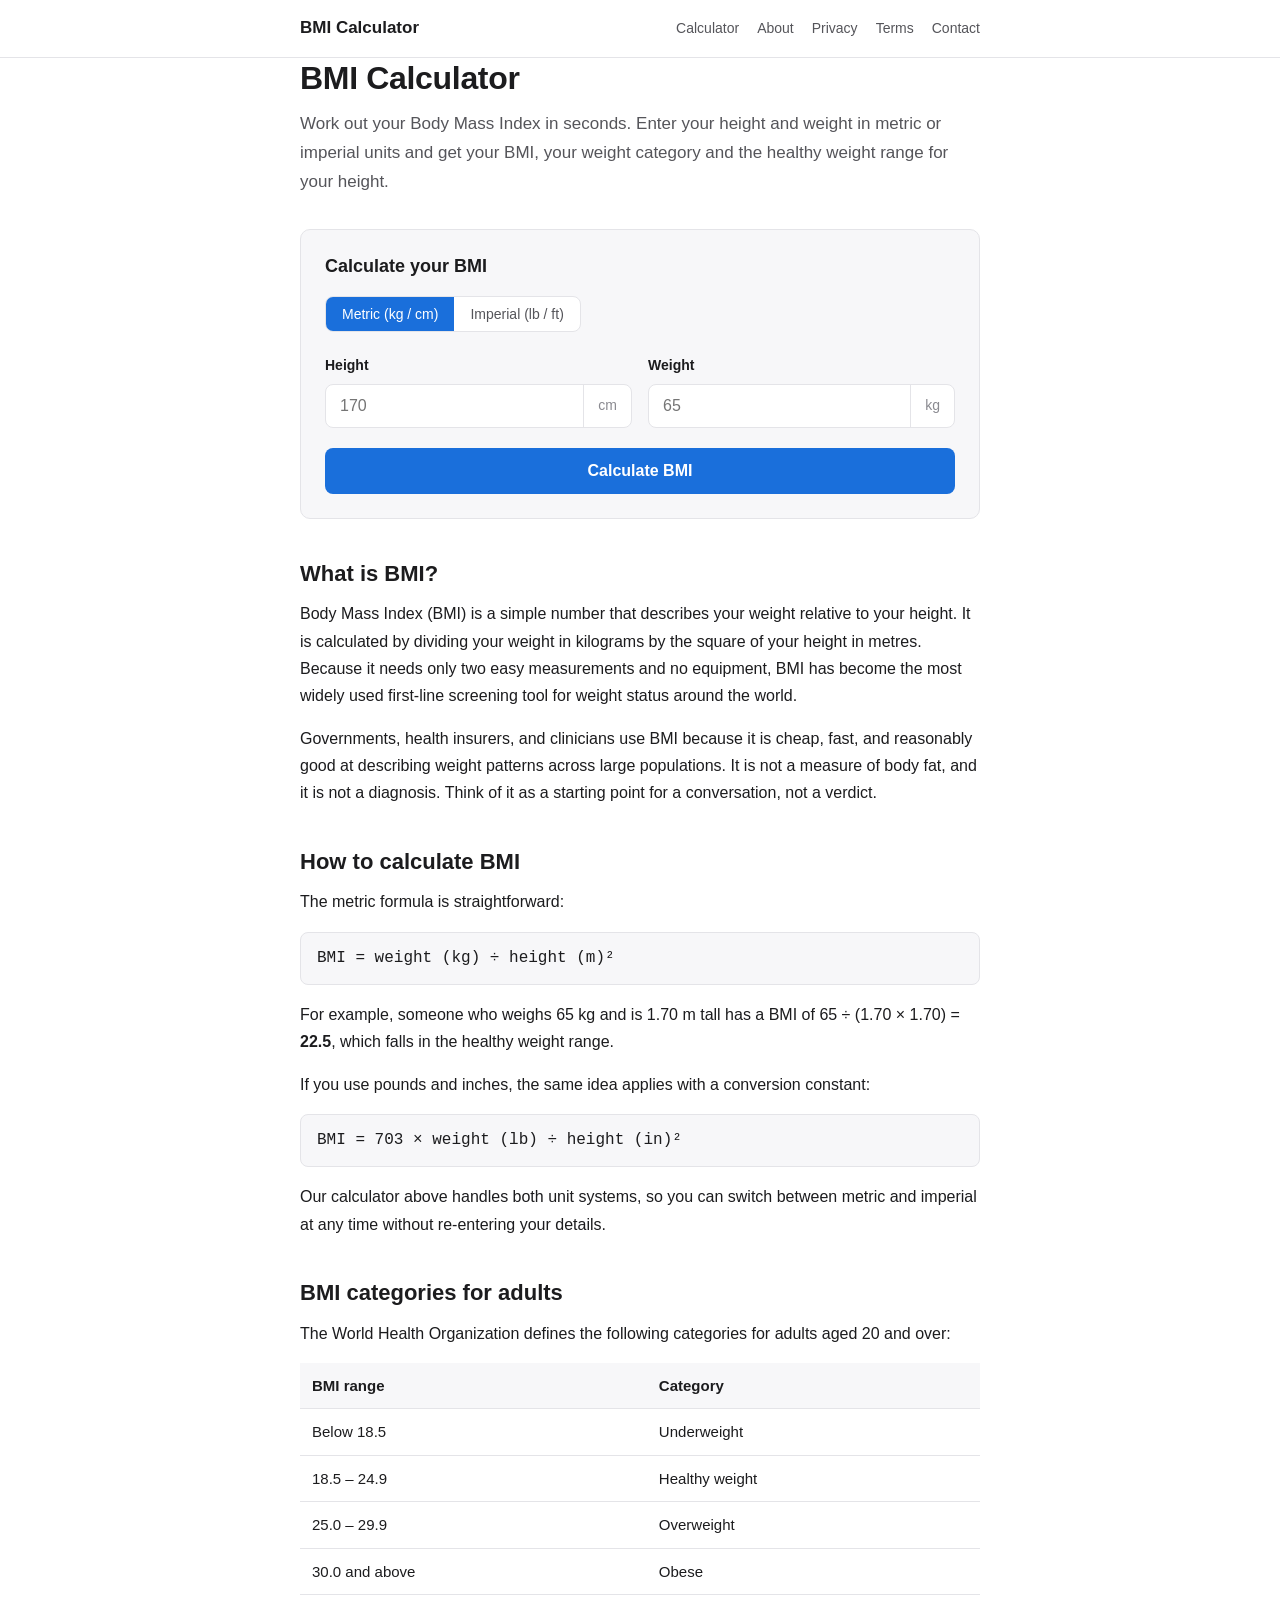
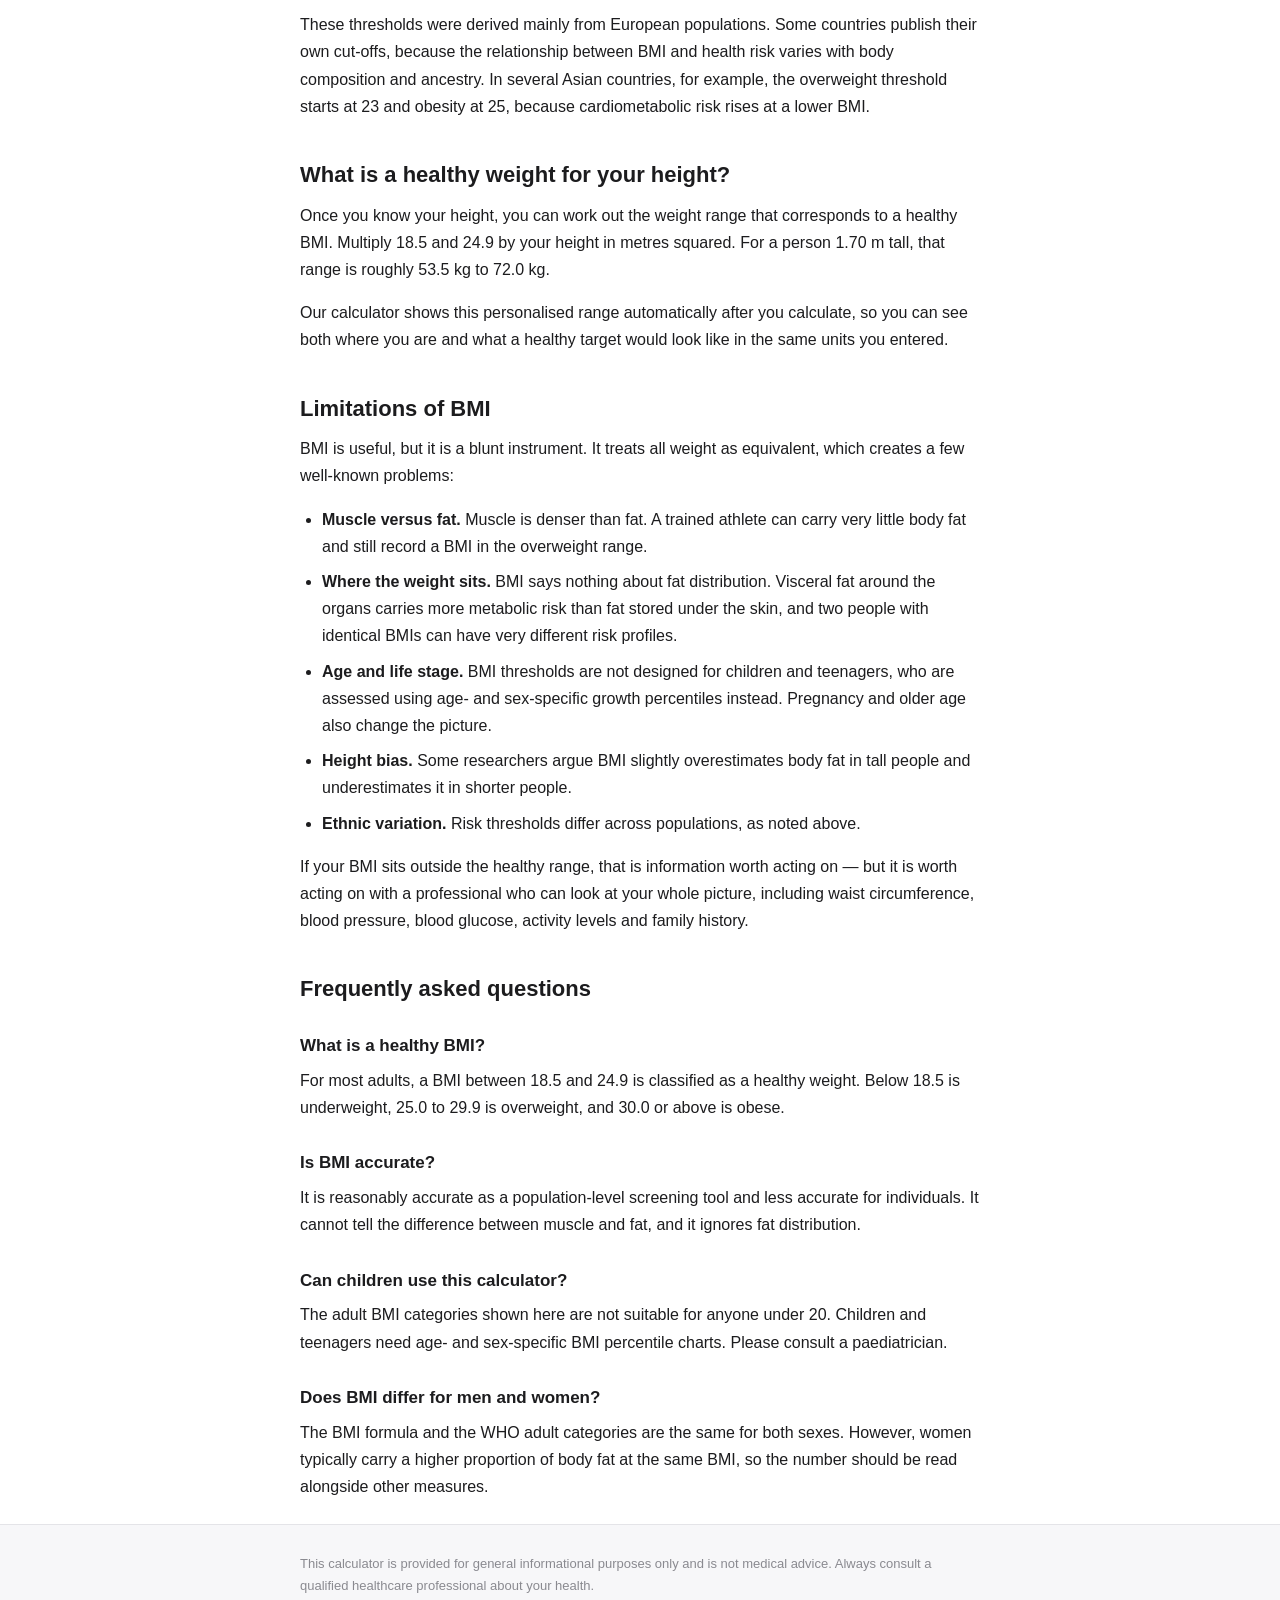
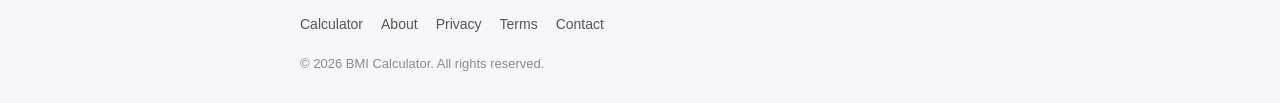
<file: index.html>
<!DOCTYPE html>
<html lang="en">
<head>
<meta charset="utf-8">
<meta name="viewport" content="width=device-width, initial-scale=1">
<title>BMI Calculator — Free Body Mass Index Calculator (Metric &amp; Imperial)</title>
<meta name="description" content="Free BMI calculator for adults. Enter your height and weight in metric or imperial units to get your body mass index, weight category and healthy weight range — plus the BMI formula and WHO categories explained.">
<link rel="canonical" href="https://yili20621-cyber.github.io/bmi-calculator/">
<meta name="google-site-verification" content="qcSjqYGsympJ9V_Rm7Jsvqtc3agBOfJu8zl4cfnhigA" />
<link rel="stylesheet" href="style.css">
<script type="application/ld+json">
{
  "@context": "https://schema.org",
  "@type": "FAQPage",
  "mainEntity": [
    {
      "@type": "Question",
      "name": "What is a healthy BMI?",
      "acceptedAnswer": {
        "@type": "Answer",
        "text": "For most adults aged 20 and over, a BMI between 18.5 and 24.9 is classified as a healthy weight by the World Health Organization. A BMI below 18.5 is underweight, 25.0 to 29.9 is overweight, and 30.0 or above is obese."
      }
    },
    {
      "@type": "Question",
      "name": "What is the BMI formula?",
      "acceptedAnswer": {
        "@type": "Answer",
        "text": "In metric units, BMI equals weight in kilograms divided by height in metres squared (kg/m²). In imperial units, BMI equals 703 multiplied by weight in pounds, divided by height in inches squared."
      }
    },
    {
      "@type": "Question",
      "name": "Is BMI accurate for everyone?",
      "acceptedAnswer": {
        "@type": "Answer",
        "text": "No. BMI does not distinguish between muscle and fat, so muscular athletes can be classified as overweight. It is also less reliable for people under 20, pregnant women, and adults over 65. It is a screening tool, not a diagnosis."
      }
    }
  ]
}
</script>
</head>
<body>

<header class="site-header">
  <div class="wrap">
    <a class="brand" href="./">BMI Calculator</a>
    <nav class="nav">
      <a href="./">Calculator</a>
      <a href="about.html">About</a>
      <a href="privacy.html">Privacy</a>
      <a href="terms.html">Terms</a>
      <a href="contact.html">Contact</a>
    </nav>
  </div>
</header>

<main class="wrap">

  <h1>BMI Calculator</h1>
  <p class="lede">Work out your Body Mass Index in seconds. Enter your height and weight in metric or imperial units and get your BMI, your weight category and the healthy weight range for your height.</p>

  <section class="card" aria-labelledby="calc-heading">
    <h2 id="calc-heading" class="card-title">Calculate your BMI</h2>

    <div class="unit-toggle" role="group" aria-label="Unit system">
      <button type="button" id="btn-metric" class="unit-btn is-active">Metric (kg / cm)</button>
      <button type="button" id="btn-imperial" class="unit-btn">Imperial (lb / ft)</button>
    </div>

    <div class="field-row">
      <div class="field">
        <label for="height">Height</label>
        <div class="input-group">
          <input type="number" id="height" inputmode="decimal" step="0.1" min="1" placeholder="170">
          <span class="suffix" id="height-unit">cm</span>
        </div>
      </div>
      <div class="field">
        <label for="weight">Weight</label>
        <div class="input-group">
          <input type="number" id="weight" inputmode="decimal" step="0.1" min="1" placeholder="65">
          <span class="suffix" id="weight-unit">kg</span>
        </div>
      </div>
    </div>

    <button type="button" id="calculate" class="primary-btn">Calculate BMI</button>

    <div id="result" class="result" hidden>
      <div class="result-value">
        <span id="bmi-value">—</span>
        <span class="result-label">kg/m²</span>
      </div>
      <p class="result-category" id="bmi-category">—</p>
      <div class="scale" aria-hidden="true">
        <span class="seg seg-under"></span>
        <span class="seg seg-normal"></span>
        <span class="seg seg-over"></span>
        <span class="seg seg-obese"></span>
      </div>
      <p class="result-range" id="healthy-range"></p>
      <p class="result-note">BMI is a screening tool, not a medical diagnosis. Talk to a healthcare professional about your individual situation.</p>
    </div>

    <p id="error" class="error" role="alert" hidden></p>
  </section>

  <section>
    <h2>What is BMI?</h2>
    <p>Body Mass Index (BMI) is a simple number that describes your weight relative to your height. It is calculated by dividing your weight in kilograms by the square of your height in metres. Because it needs only two easy measurements and no equipment, BMI has become the most widely used first-line screening tool for weight status around the world.</p>
    <p>Governments, health insurers, and clinicians use BMI because it is cheap, fast, and reasonably good at describing weight patterns across large populations. It is not a measure of body fat, and it is not a diagnosis. Think of it as a starting point for a conversation, not a verdict.</p>

    <h2>How to calculate BMI</h2>
    <p>The metric formula is straightforward:</p>
    <p class="formula">BMI = weight (kg) ÷ height (m)²</p>
    <p>For example, someone who weighs 65 kg and is 1.70 m tall has a BMI of 65 ÷ (1.70 × 1.70) = <strong>22.5</strong>, which falls in the healthy weight range.</p>
    <p>If you use pounds and inches, the same idea applies with a conversion constant:</p>
    <p class="formula">BMI = 703 × weight (lb) ÷ height (in)²</p>
    <p>Our calculator above handles both unit systems, so you can switch between metric and imperial at any time without re-entering your details.</p>

    <h2>BMI categories for adults</h2>
    <p>The World Health Organization defines the following categories for adults aged 20 and over:</p>
    <table class="data-table">
      <thead>
        <tr><th>BMI range</th><th>Category</th></tr>
      </thead>
      <tbody>
        <tr><td>Below 18.5</td><td>Underweight</td></tr>
        <tr><td>18.5 – 24.9</td><td>Healthy weight</td></tr>
        <tr><td>25.0 – 29.9</td><td>Overweight</td></tr>
        <tr><td>30.0 and above</td><td>Obese</td></tr>
      </tbody>
    </table>
    <p>These thresholds were derived mainly from European populations. Some countries publish their own cut-offs, because the relationship between BMI and health risk varies with body composition and ancestry. In several Asian countries, for example, the overweight threshold starts at 23 and obesity at 25, because cardiometabolic risk rises at a lower BMI.</p>

    <h2>What is a healthy weight for your height?</h2>
    <p>Once you know your height, you can work out the weight range that corresponds to a healthy BMI. Multiply 18.5 and 24.9 by your height in metres squared. For a person 1.70 m tall, that range is roughly 53.5 kg to 72.0 kg.</p>
    <p>Our calculator shows this personalised range automatically after you calculate, so you can see both where you are and what a healthy target would look like in the same units you entered.</p>

    <h2>Limitations of BMI</h2>
    <p>BMI is useful, but it is a blunt instrument. It treats all weight as equivalent, which creates a few well-known problems:</p>
    <ul>
      <li><strong>Muscle versus fat.</strong> Muscle is denser than fat. A trained athlete can carry very little body fat and still record a BMI in the overweight range.</li>
      <li><strong>Where the weight sits.</strong> BMI says nothing about fat distribution. Visceral fat around the organs carries more metabolic risk than fat stored under the skin, and two people with identical BMIs can have very different risk profiles.</li>
      <li><strong>Age and life stage.</strong> BMI thresholds are not designed for children and teenagers, who are assessed using age- and sex-specific growth percentiles instead. Pregnancy and older age also change the picture.</li>
      <li><strong>Height bias.</strong> Some researchers argue BMI slightly overestimates body fat in tall people and underestimates it in shorter people.</li>
      <li><strong>Ethnic variation.</strong> Risk thresholds differ across populations, as noted above.</li>
    </ul>
    <p>If your BMI sits outside the healthy range, that is information worth acting on — but it is worth acting on with a professional who can look at your whole picture, including waist circumference, blood pressure, blood glucose, activity levels and family history.</p>

    <h2>Frequently asked questions</h2>

    <h3>What is a healthy BMI?</h3>
    <p>For most adults, a BMI between 18.5 and 24.9 is classified as a healthy weight. Below 18.5 is underweight, 25.0 to 29.9 is overweight, and 30.0 or above is obese.</p>

    <h3>Is BMI accurate?</h3>
    <p>It is reasonably accurate as a population-level screening tool and less accurate for individuals. It cannot tell the difference between muscle and fat, and it ignores fat distribution.</p>

    <h3>Can children use this calculator?</h3>
    <p>The adult BMI categories shown here are not suitable for anyone under 20. Children and teenagers need age- and sex-specific BMI percentile charts. Please consult a paediatrician.</p>

    <h3>Does BMI differ for men and women?</h3>
    <p>The BMI formula and the WHO adult categories are the same for both sexes. However, women typically carry a higher proportion of body fat at the same BMI, so the number should be read alongside other measures.</p>

  </section>

</main>

<footer class="site-footer">
  <div class="wrap">
    <p class="disclaimer">This calculator is provided for general informational purposes only and is not medical advice. Always consult a qualified healthcare professional about your health.</p>
    <nav class="nav nav-footer">
      <a href="./">Calculator</a>
      <a href="about.html">About</a>
      <a href="privacy.html">Privacy</a>
      <a href="terms.html">Terms</a>
      <a href="contact.html">Contact</a>
    </nav>
    <p class="copyright">&copy; <span id="year">2026</span> BMI Calculator. All rights reserved.</p>
  </div>
</footer>

<script>
(function () {
  var unit = 'metric';

  var btnMetric = document.getElementById('btn-metric');
  var btnImperial = document.getElementById('btn-imperial');
  var heightInput = document.getElementById('height');
  var weightInput = document.getElementById('weight');
  var heightUnit = document.getElementById('height-unit');
  var weightUnit = document.getElementById('weight-unit');
  var calculateBtn = document.getElementById('calculate');
  var resultBox = document.getElementById('result');
  var bmiValue = document.getElementById('bmi-value');
  var bmiCategory = document.getElementById('bmi-category');
  var healthyRange = document.getElementById('healthy-range');
  var errorBox = document.getElementById('error');

  document.getElementById('year').textContent = new Date().getFullYear();

  function setUnit(next) {
    unit = next;
    var isMetric = unit === 'metric';
    btnMetric.classList.toggle('is-active', isMetric);
    btnImperial.classList.toggle('is-active', !isMetric);
    heightUnit.textContent = isMetric ? 'cm' : 'in';
    weightUnit.textContent = isMetric ? 'kg' : 'lb';
    heightInput.placeholder = isMetric ? '170' : '67';
    weightInput.placeholder = isMetric ? '65' : '143';
    heightInput.value = '';
    weightInput.value = '';
    resultBox.hidden = true;
    errorBox.hidden = true;
  }

  function showError(message) {
    errorBox.textContent = message;
    errorBox.hidden = false;
    resultBox.hidden = true;
  }

  function categoryFor(bmi) {
    if (bmi < 16) { return { label: 'Severely underweight', cls: 'cat-under' }; }
    if (bmi < 18.5) { return { label: 'Underweight', cls: 'cat-under' }; }
    if (bmi < 25) { return { label: 'Healthy weight', cls: 'cat-normal' }; }
    if (bmi < 30) { return { label: 'Overweight', cls: 'cat-over' }; }
    if (bmi < 35) { return { label: 'Obese (class I)', cls: 'cat-obese' }; }
    if (bmi < 40) { return { label: 'Obese (class II)', cls: 'cat-obese' }; }
    return { label: 'Obese (class III)', cls: 'cat-obese' };
  }

  function calculate() {
    var h = parseFloat(heightInput.value);
    var w = parseFloat(weightInput.value);

    if (!h || !w || h <= 0 || w <= 0 || isNaN(h) || isNaN(w)) {
      showError('Please enter both your height and your weight.');
      return;
    }

    var bmi, heightMetres;

    if (unit === 'metric') {
      heightMetres = h / 100;
      if (h < 50 || h > 275) { showError('Please enter a height between 50 and 275 cm.'); return; }
      if (w < 10 || w > 500) { showError('Please enter a weight between 10 and 500 kg.'); return; }
      bmi = w / (heightMetres * heightMetres);
    } else {
      heightMetres = (h * 2.54) / 100;
      if (h < 20 || h > 108) { showError('Please enter a height between 20 and 108 inches.'); return; }
      if (w < 22 || w > 1100) { showError('Please enter a weight between 22 and 1100 lb.'); return; }
      bmi = (703 * w) / (h * h);
    }

    var category = categoryFor(bmi);
    bmiValue.textContent = bmi.toFixed(1);
    bmiCategory.textContent = category.label;
    bmiCategory.className = 'result-category ' + category.cls;

    var lowKg = 18.5 * heightMetres * heightMetres;
    var highKg = 24.9 * heightMetres * heightMetres;

    if (unit === 'metric') {
      healthyRange.textContent = 'Healthy weight range for your height: ' + lowKg.toFixed(1) + ' – ' + highKg.toFixed(1) + ' kg';
    } else {
      var lowLb = lowKg * 2.20462;
      var highLb = highKg * 2.20462;
      healthyRange.textContent = 'Healthy weight range for your height: ' + lowLb.toFixed(0) + ' – ' + highLb.toFixed(0) + ' lb';
    }

    errorBox.hidden = true;
    resultBox.hidden = false;
  }

  btnMetric.addEventListener('click', function () { setUnit('metric'); });
  btnImperial.addEventListener('click', function () { setUnit('imperial'); });
  calculateBtn.addEventListener('click', calculate);

  heightInput.addEventListener('keydown', function (e) { if (e.key === 'Enter') { calculate(); } });
  weightInput.addEventListener('keydown', function (e) { if (e.key === 'Enter') { calculate(); } });
})();
</script>

</body>
</html>
</file>
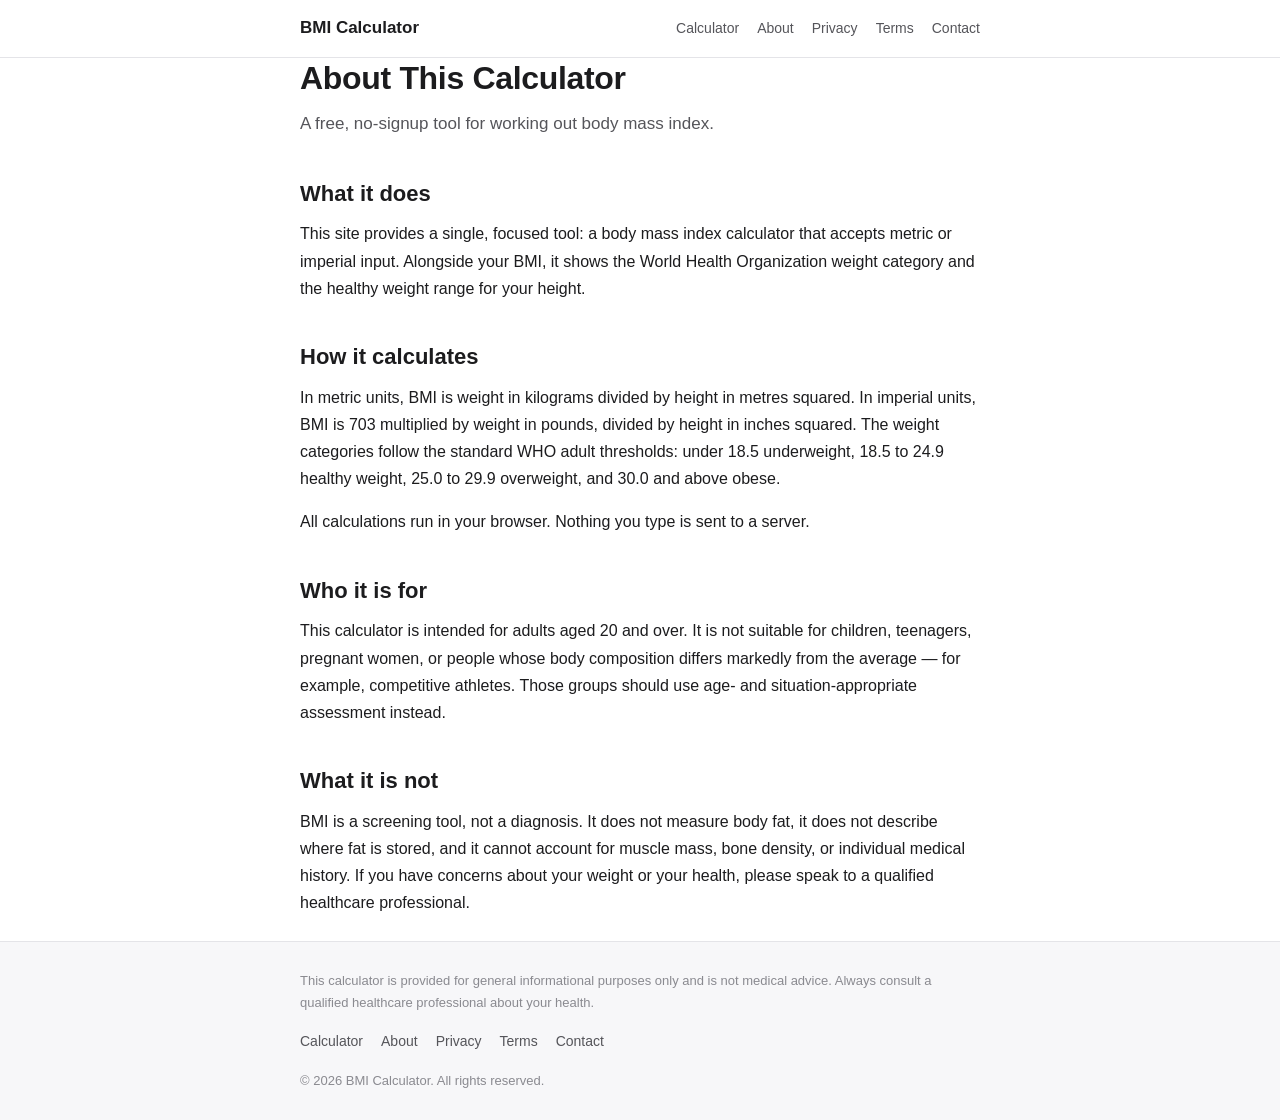
<file: about.html>
<!DOCTYPE html>
<html lang="en">
<head>
<meta charset="utf-8">
<meta name="viewport" content="width=device-width, initial-scale=1">
<title>About — BMI Calculator</title>
<meta name="description" content="About this free BMI calculator: what it does, how it calculates body mass index, which formulas and thresholds it uses, and who it is intended for.">
<link rel="canonical" href="https://YOUR-DOMAIN.com/about.html">
<link rel="stylesheet" href="style.css">
</head>
<body>

<header class="site-header">
  <div class="wrap">
    <a class="brand" href="/">BMI Calculator</a>
    <nav class="nav">
      <a href="/">Calculator</a>
      <a href="about.html">About</a>
      <a href="privacy.html">Privacy</a>
      <a href="terms.html">Terms</a>
      <a href="contact.html">Contact</a>
    </nav>
  </div>
</header>

<main class="wrap">
  <h1>About This Calculator</h1>
  <p class="lede">A free, no-signup tool for working out body mass index.</p>

  <h2>What it does</h2>
  <p>This site provides a single, focused tool: a body mass index calculator that accepts metric or imperial input. Alongside your BMI, it shows the World Health Organization weight category and the healthy weight range for your height.</p>

  <h2>How it calculates</h2>
  <p>In metric units, BMI is weight in kilograms divided by height in metres squared. In imperial units, BMI is 703 multiplied by weight in pounds, divided by height in inches squared. The weight categories follow the standard WHO adult thresholds: under 18.5 underweight, 18.5 to 24.9 healthy weight, 25.0 to 29.9 overweight, and 30.0 and above obese.</p>
  <p>All calculations run in your browser. Nothing you type is sent to a server.</p>

  <h2>Who it is for</h2>
  <p>This calculator is intended for adults aged 20 and over. It is not suitable for children, teenagers, pregnant women, or people whose body composition differs markedly from the average — for example, competitive athletes. Those groups should use age- and situation-appropriate assessment instead.</p>

  <h2>What it is not</h2>
  <p>BMI is a screening tool, not a diagnosis. It does not measure body fat, it does not describe where fat is stored, and it cannot account for muscle mass, bone density, or individual medical history. If you have concerns about your weight or your health, please speak to a qualified healthcare professional.</p>
</main>

<footer class="site-footer">
  <div class="wrap">
    <p class="disclaimer">This calculator is provided for general informational purposes only and is not medical advice. Always consult a qualified healthcare professional about your health.</p>
    <nav class="nav nav-footer">
      <a href="/">Calculator</a>
      <a href="about.html">About</a>
      <a href="privacy.html">Privacy</a>
      <a href="terms.html">Terms</a>
      <a href="contact.html">Contact</a>
    </nav>
    <p class="copyright">&copy; <span id="year">2026</span> BMI Calculator. All rights reserved.</p>
  </div>
</footer>

<script>document.getElementById('year').textContent = new Date().getFullYear();</script>
</body>
</html>
</file>
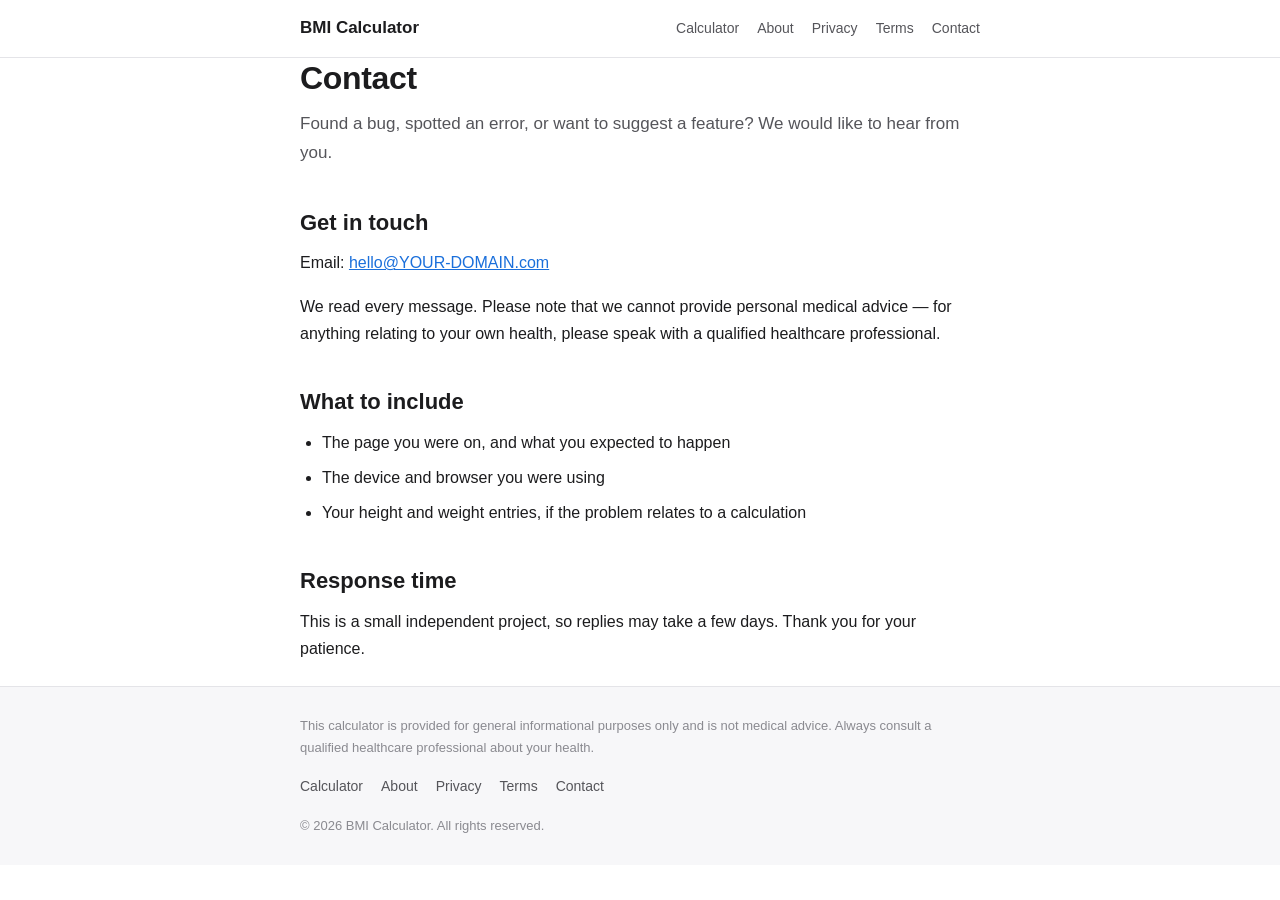
<file: contact.html>
<!DOCTYPE html>
<html lang="en">
<head>
<meta charset="utf-8">
<meta name="viewport" content="width=device-width, initial-scale=1">
<title>Contact — BMI Calculator</title>
<meta name="description" content="Get in touch about this BMI calculator — report a problem, suggest an improvement, or ask a question.">
<link rel="canonical" href="https://yili20621-cyber.github.io/bmi-calculator/contact.html">
<link rel="stylesheet" href="style.css">
</head>
<body>

<header class="site-header">
  <div class="wrap">
    <a class="brand" href="./">BMI Calculator</a>
    <nav class="nav">
      <a href="./">Calculator</a>
      <a href="about.html">About</a>
      <a href="privacy.html">Privacy</a>
      <a href="terms.html">Terms</a>
      <a href="contact.html">Contact</a>
    </nav>
  </div>
</header>

<main class="wrap">
  <h1>Contact</h1>
  <p class="lede">Found a bug, spotted an error, or want to suggest a feature? We would like to hear from you.</p>

  <h2>Get in touch</h2>
  <p>Email: <a href="mailto:hello@YOUR-DOMAIN.com">hello@YOUR-DOMAIN.com</a></p>
  <p>We read every message. Please note that we cannot provide personal medical advice — for anything relating to your own health, please speak with a qualified healthcare professional.</p>

  <h2>What to include</h2>
  <ul>
    <li>The page you were on, and what you expected to happen</li>
    <li>The device and browser you were using</li>
    <li>Your height and weight entries, if the problem relates to a calculation</li>
  </ul>

  <h2>Response time</h2>
  <p>This is a small independent project, so replies may take a few days. Thank you for your patience.</p>
</main>

<footer class="site-footer">
  <div class="wrap">
    <p class="disclaimer">This calculator is provided for general informational purposes only and is not medical advice. Always consult a qualified healthcare professional about your health.</p>
    <nav class="nav nav-footer">
      <a href="./">Calculator</a>
      <a href="about.html">About</a>
      <a href="privacy.html">Privacy</a>
      <a href="terms.html">Terms</a>
      <a href="contact.html">Contact</a>
    </nav>
    <p class="copyright">&copy; <span id="year">2026</span> BMI Calculator. All rights reserved.</p>
  </div>
</footer>

<script>document.getElementById('year').textContent = new Date().getFullYear();</script>
</body>
</html>
</file>
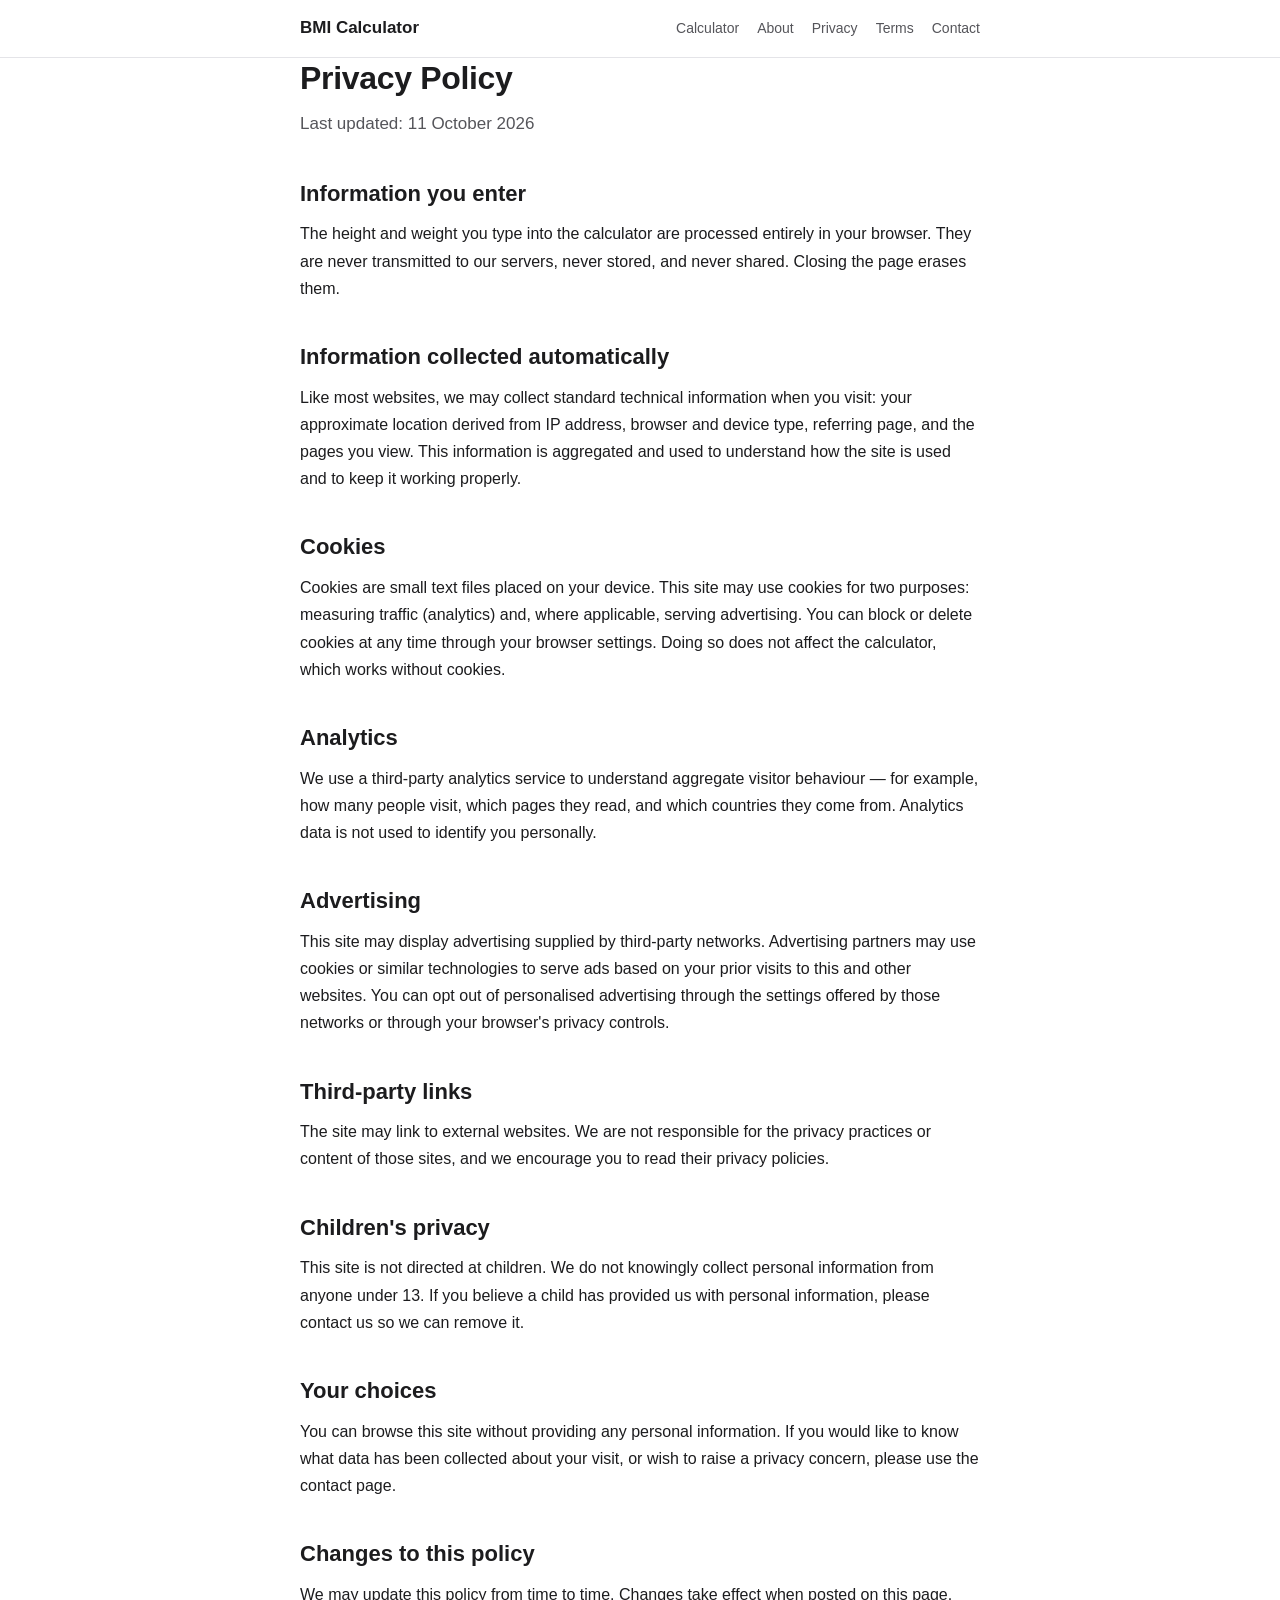
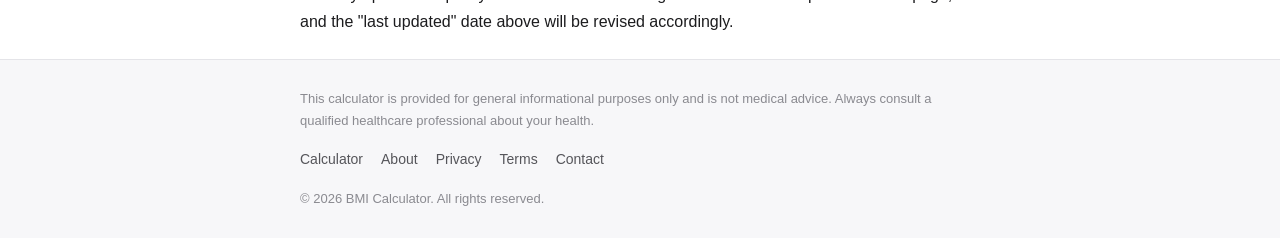
<file: privacy.html>
<!DOCTYPE html>
<html lang="en">
<head>
<meta charset="utf-8">
<meta name="viewport" content="width=device-width, initial-scale=1">
<title>Privacy Policy — BMI Calculator</title>
<meta name="description" content="Privacy policy for this BMI calculator: what data is collected, how cookies and analytics are used, and how advertising partners may process information.">
<link rel="canonical" href="https://yili20621-cyber.github.io/bmi-calculator/privacy.html">
<link rel="stylesheet" href="style.css">
</head>
<body>

<header class="site-header">
  <div class="wrap">
    <a class="brand" href="./">BMI Calculator</a>
    <nav class="nav">
      <a href="./">Calculator</a>
      <a href="about.html">About</a>
      <a href="privacy.html">Privacy</a>
      <a href="terms.html">Terms</a>
      <a href="contact.html">Contact</a>
    </nav>
  </div>
</header>

<main class="wrap">
  <h1>Privacy Policy</h1>
  <p class="lede">Last updated: 11 October 2026</p>

  <h2>Information you enter</h2>
  <p>The height and weight you type into the calculator are processed entirely in your browser. They are never transmitted to our servers, never stored, and never shared. Closing the page erases them.</p>

  <h2>Information collected automatically</h2>
  <p>Like most websites, we may collect standard technical information when you visit: your approximate location derived from IP address, browser and device type, referring page, and the pages you view. This information is aggregated and used to understand how the site is used and to keep it working properly.</p>

  <h2>Cookies</h2>
  <p>Cookies are small text files placed on your device. This site may use cookies for two purposes: measuring traffic (analytics) and, where applicable, serving advertising. You can block or delete cookies at any time through your browser settings. Doing so does not affect the calculator, which works without cookies.</p>

  <h2>Analytics</h2>
  <p>We use a third-party analytics service to understand aggregate visitor behaviour — for example, how many people visit, which pages they read, and which countries they come from. Analytics data is not used to identify you personally.</p>

  <h2>Advertising</h2>
  <p>This site may display advertising supplied by third-party networks. Advertising partners may use cookies or similar technologies to serve ads based on your prior visits to this and other websites. You can opt out of personalised advertising through the settings offered by those networks or through your browser's privacy controls.</p>

  <h2>Third-party links</h2>
  <p>The site may link to external websites. We are not responsible for the privacy practices or content of those sites, and we encourage you to read their privacy policies.</p>

  <h2>Children's privacy</h2>
  <p>This site is not directed at children. We do not knowingly collect personal information from anyone under 13. If you believe a child has provided us with personal information, please contact us so we can remove it.</p>

  <h2>Your choices</h2>
  <p>You can browse this site without providing any personal information. If you would like to know what data has been collected about your visit, or wish to raise a privacy concern, please use the contact page.</p>

  <h2>Changes to this policy</h2>
  <p>We may update this policy from time to time. Changes take effect when posted on this page, and the "last updated" date above will be revised accordingly.</p>
</main>

<footer class="site-footer">
  <div class="wrap">
    <p class="disclaimer">This calculator is provided for general informational purposes only and is not medical advice. Always consult a qualified healthcare professional about your health.</p>
    <nav class="nav nav-footer">
      <a href="./">Calculator</a>
      <a href="about.html">About</a>
      <a href="privacy.html">Privacy</a>
      <a href="terms.html">Terms</a>
      <a href="contact.html">Contact</a>
    </nav>
    <p class="copyright">&copy; <span id="year">2026</span> BMI Calculator. All rights reserved.</p>
  </div>
</footer>

<script>document.getElementById('year').textContent = new Date().getFullYear();</script>
</body>
</html>
</file>
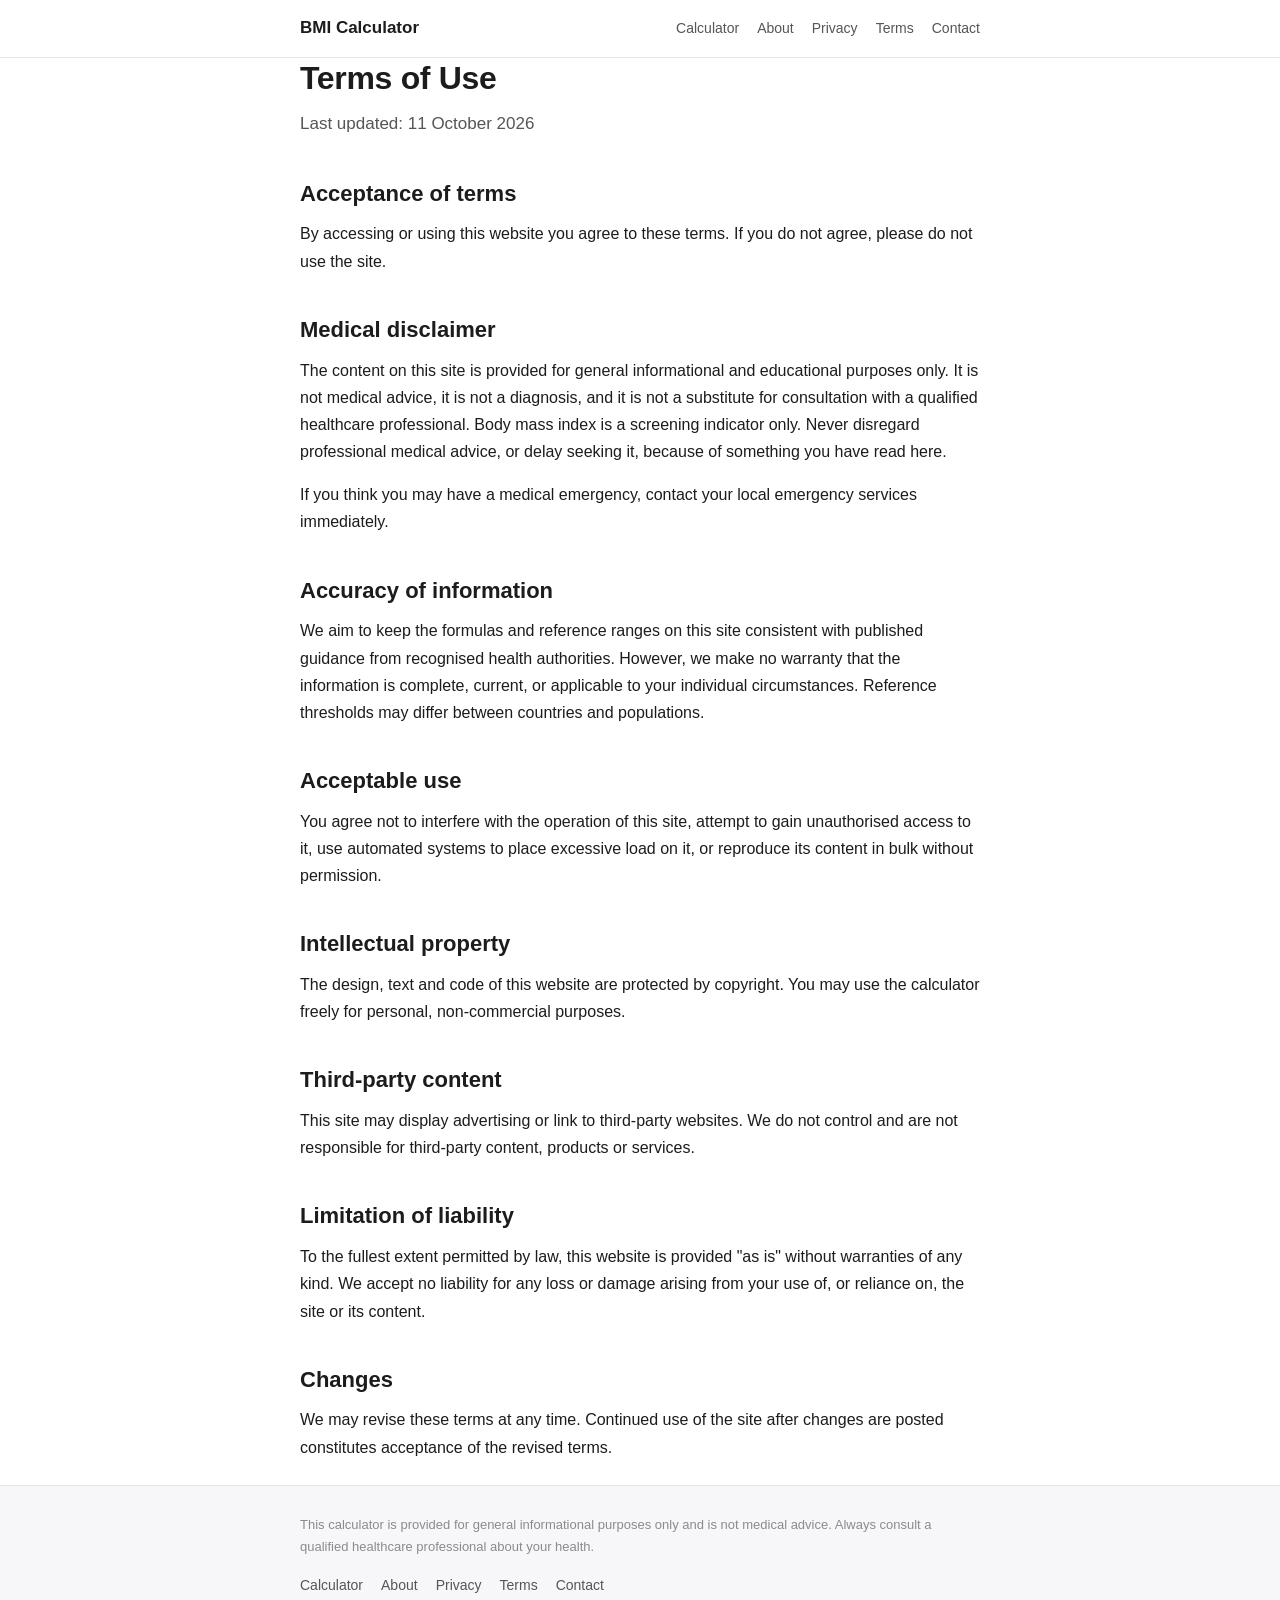
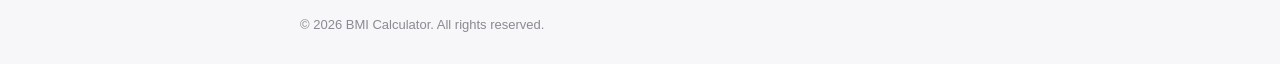
<file: terms.html>
<!DOCTYPE html>
<html lang="en">
<head>
<meta charset="utf-8">
<meta name="viewport" content="width=device-width, initial-scale=1">
<title>Terms of Use — BMI Calculator</title>
<meta name="description" content="Terms of use for this free BMI calculator, including the medical disclaimer, limitation of liability and acceptable use terms.">
<link rel="canonical" href="https://yili20621-cyber.github.io/bmi-calculator/terms.html">
<link rel="stylesheet" href="style.css">
</head>
<body>

<header class="site-header">
  <div class="wrap">
    <a class="brand" href="./">BMI Calculator</a>
    <nav class="nav">
      <a href="./">Calculator</a>
      <a href="about.html">About</a>
      <a href="privacy.html">Privacy</a>
      <a href="terms.html">Terms</a>
      <a href="contact.html">Contact</a>
    </nav>
  </div>
</header>

<main class="wrap">
  <h1>Terms of Use</h1>
  <p class="lede">Last updated: 11 October 2026</p>

  <h2>Acceptance of terms</h2>
  <p>By accessing or using this website you agree to these terms. If you do not agree, please do not use the site.</p>

  <h2>Medical disclaimer</h2>
  <p>The content on this site is provided for general informational and educational purposes only. It is not medical advice, it is not a diagnosis, and it is not a substitute for consultation with a qualified healthcare professional. Body mass index is a screening indicator only. Never disregard professional medical advice, or delay seeking it, because of something you have read here.</p>
  <p>If you think you may have a medical emergency, contact your local emergency services immediately.</p>

  <h2>Accuracy of information</h2>
  <p>We aim to keep the formulas and reference ranges on this site consistent with published guidance from recognised health authorities. However, we make no warranty that the information is complete, current, or applicable to your individual circumstances. Reference thresholds may differ between countries and populations.</p>

  <h2>Acceptable use</h2>
  <p>You agree not to interfere with the operation of this site, attempt to gain unauthorised access to it, use automated systems to place excessive load on it, or reproduce its content in bulk without permission.</p>

  <h2>Intellectual property</h2>
  <p>The design, text and code of this website are protected by copyright. You may use the calculator freely for personal, non-commercial purposes.</p>

  <h2>Third-party content</h2>
  <p>This site may display advertising or link to third-party websites. We do not control and are not responsible for third-party content, products or services.</p>

  <h2>Limitation of liability</h2>
  <p>To the fullest extent permitted by law, this website is provided "as is" without warranties of any kind. We accept no liability for any loss or damage arising from your use of, or reliance on, the site or its content.</p>

  <h2>Changes</h2>
  <p>We may revise these terms at any time. Continued use of the site after changes are posted constitutes acceptance of the revised terms.</p>
</main>

<footer class="site-footer">
  <div class="wrap">
    <p class="disclaimer">This calculator is provided for general informational purposes only and is not medical advice. Always consult a qualified healthcare professional about your health.</p>
    <nav class="nav nav-footer">
      <a href="./">Calculator</a>
      <a href="about.html">About</a>
      <a href="privacy.html">Privacy</a>
      <a href="terms.html">Terms</a>
      <a href="contact.html">Contact</a>
    </nav>
    <p class="copyright">&copy; <span id="year">2026</span> BMI Calculator. All rights reserved.</p>
  </div>
</footer>

<script>document.getElementById('year').textContent = new Date().getFullYear();</script>
</body>
</html>
</file>
<file: style.css>
:root {
  --ink: #1c1c1e;
  --ink-soft: #55555a;
  --ink-faint: #8a8a90;
  --line: #e4e4e8;
  --bg: #ffffff;
  --bg-soft: #f7f7f9;
  --accent: #1a6fdb;
  --accent-dark: #14589f;
  --under: #2f7fd1;
  --normal: #2e9e6b;
  --over: #d08a1a;
  --obese: #c9483f;
  --radius: 10px;
}

* {
  box-sizing: border-box;
}

html {
  -webkit-text-size-adjust: 100%;
}

body {
  margin: 0;
  background: var(--bg);
  color: var(--ink);
  font-family: -apple-system, BlinkMacSystemFont, "Segoe UI", Roboto, "Helvetica Neue", Arial, "PingFang SC", "Hiragino Sans GB", "Microsoft YaHei", sans-serif;
  font-size: 16px;
  line-height: 1.7;
}

.wrap {
  max-width: 720px;
  margin: 0 auto;
  padding: 0 20px;
}

a {
  color: var(--accent);
}

a:hover {
  color: var(--accent-dark);
}

.site-header {
  border-bottom: 1px solid var(--line);
  background: var(--bg);
}

.site-header .wrap {
  display: flex;
  align-items: center;
  justify-content: space-between;
  gap: 16px;
  flex-wrap: wrap;
  padding-top: 14px;
  padding-bottom: 14px;
}

.brand {
  font-weight: 600;
  font-size: 17px;
  color: var(--ink);
  text-decoration: none;
}

.nav {
  display: flex;
  gap: 18px;
  flex-wrap: wrap;
}

.nav a {
  font-size: 14px;
  color: var(--ink-soft);
  text-decoration: none;
}

.nav a:hover {
  color: var(--accent);
}

main {
  padding-top: 36px;
  padding-bottom: 48px;
}

h1 {
  font-size: 32px;
  line-height: 1.25;
  margin: 0 0 12px;
  letter-spacing: -0.01em;
}

.lede {
  font-size: 17px;
  color: var(--ink-soft);
  margin: 0 0 32px;
}

h2 {
  font-size: 22px;
  line-height: 1.35;
  margin: 40px 0 12px;
}

h3 {
  font-size: 17px;
  margin: 28px 0 6px;
}

p {
  margin: 0 0 16px;
}

ul {
  margin: 0 0 16px;
  padding-left: 22px;
}

li {
  margin-bottom: 8px;
}

.card {
  border: 1px solid var(--line);
  border-radius: var(--radius);
  background: var(--bg-soft);
  padding: 24px;
  margin-bottom: 8px;
}

.card-title {
  margin: 0 0 18px;
  font-size: 18px;
}

.unit-toggle {
  display: inline-flex;
  border: 1px solid var(--line);
  border-radius: 8px;
  overflow: hidden;
  margin-bottom: 22px;
  background: var(--bg);
}

.unit-btn {
  border: 0;
  background: transparent;
  padding: 9px 16px;
  font-size: 14px;
  font-family: inherit;
  color: var(--ink-soft);
  cursor: pointer;
}

.unit-btn.is-active {
  background: var(--accent);
  color: #fff;
}

.field-row {
  display: flex;
  gap: 16px;
  flex-wrap: wrap;
  margin-bottom: 20px;
}

.field {
  flex: 1 1 180px;
}

.field label {
  display: block;
  font-size: 14px;
  font-weight: 600;
  margin-bottom: 6px;
}

.input-group {
  display: flex;
  align-items: center;
  border: 1px solid var(--line);
  border-radius: 8px;
  background: var(--bg);
  overflow: hidden;
}

.input-group input {
  flex: 1;
  border: 0;
  padding: 12px 14px;
  font-size: 16px;
  font-family: inherit;
  color: var(--ink);
  background: transparent;
  outline: none;
  min-width: 0;
}

.input-group:focus-within {
  border-color: var(--accent);
}

.suffix {
  padding: 0 14px;
  font-size: 14px;
  color: var(--ink-faint);
  border-left: 1px solid var(--line);
  align-self: stretch;
  display: flex;
  align-items: center;
}

.primary-btn {
  width: 100%;
  border: 0;
  border-radius: 8px;
  background: var(--accent);
  color: #fff;
  font-size: 16px;
  font-weight: 600;
  font-family: inherit;
  padding: 14px 20px;
  cursor: pointer;
}

.primary-btn:hover {
  background: var(--accent-dark);
}

.result {
  margin-top: 24px;
  padding-top: 24px;
  border-top: 1px solid var(--line);
  text-align: center;
}

.result-value {
  font-size: 48px;
  font-weight: 700;
  line-height: 1.1;
  letter-spacing: -0.02em;
}

.result-label {
  font-size: 16px;
  font-weight: 400;
  color: var(--ink-faint);
  margin-left: 6px;
}

.result-category {
  font-size: 17px;
  font-weight: 600;
  margin: 6px 0 18px;
}

.cat-under { color: var(--under); }
.cat-normal { color: var(--normal); }
.cat-over { color: var(--over); }
.cat-obese { color: var(--obese); }

.scale {
  display: flex;
  height: 8px;
  border-radius: 4px;
  overflow: hidden;
  margin-bottom: 16px;
}

.seg {
  flex: 1;
}

.seg-under { background: var(--under); }
.seg-normal { background: var(--normal); }
.seg-over { background: var(--over); }
.seg-obese { background: var(--obese); }

.result-range {
  font-size: 15px;
  color: var(--ink-soft);
  margin: 0 0 10px;
}

.result-note {
  font-size: 13px;
  color: var(--ink-faint);
  margin: 0;
}

.error {
  margin: 18px 0 0;
  padding: 12px 14px;
  border-radius: 8px;
  background: #fdf1f0;
  color: var(--obese);
  font-size: 14px;
}

.formula {
  font-family: ui-monospace, SFMono-Regular, Menlo, Consolas, monospace;
  font-size: 16px;
  background: var(--bg-soft);
  border: 1px solid var(--line);
  border-radius: 8px;
  padding: 12px 16px;
  margin: 0 0 16px;
}

.data-table {
  width: 100%;
  border-collapse: collapse;
  margin: 0 0 16px;
  font-size: 15px;
}

.data-table th,
.data-table td {
  text-align: left;
  padding: 10px 12px;
  border-bottom: 1px solid var(--line);
}

.data-table th {
  font-weight: 600;
  background: var(--bg-soft);
}

.site-footer {
  border-top: 1px solid var(--line);
  background: var(--bg-soft);
  padding: 28px 0;
  margin-top: 24px;
}

.disclaimer {
  font-size: 13px;
  color: var(--ink-faint);
  margin: 0 0 16px;
}

.nav-footer {
  margin-bottom: 16px;
}

.copyright {
  font-size: 13px;
  color: var(--ink-faint);
  margin: 0;
}

@media (max-width: 560px) {
  h1 { font-size: 26px; }
  .lede { font-size: 16px; }
  .card { padding: 18px; }
  .result-value { font-size: 40px; }
  .nav { gap: 14px; }
}
</file>
